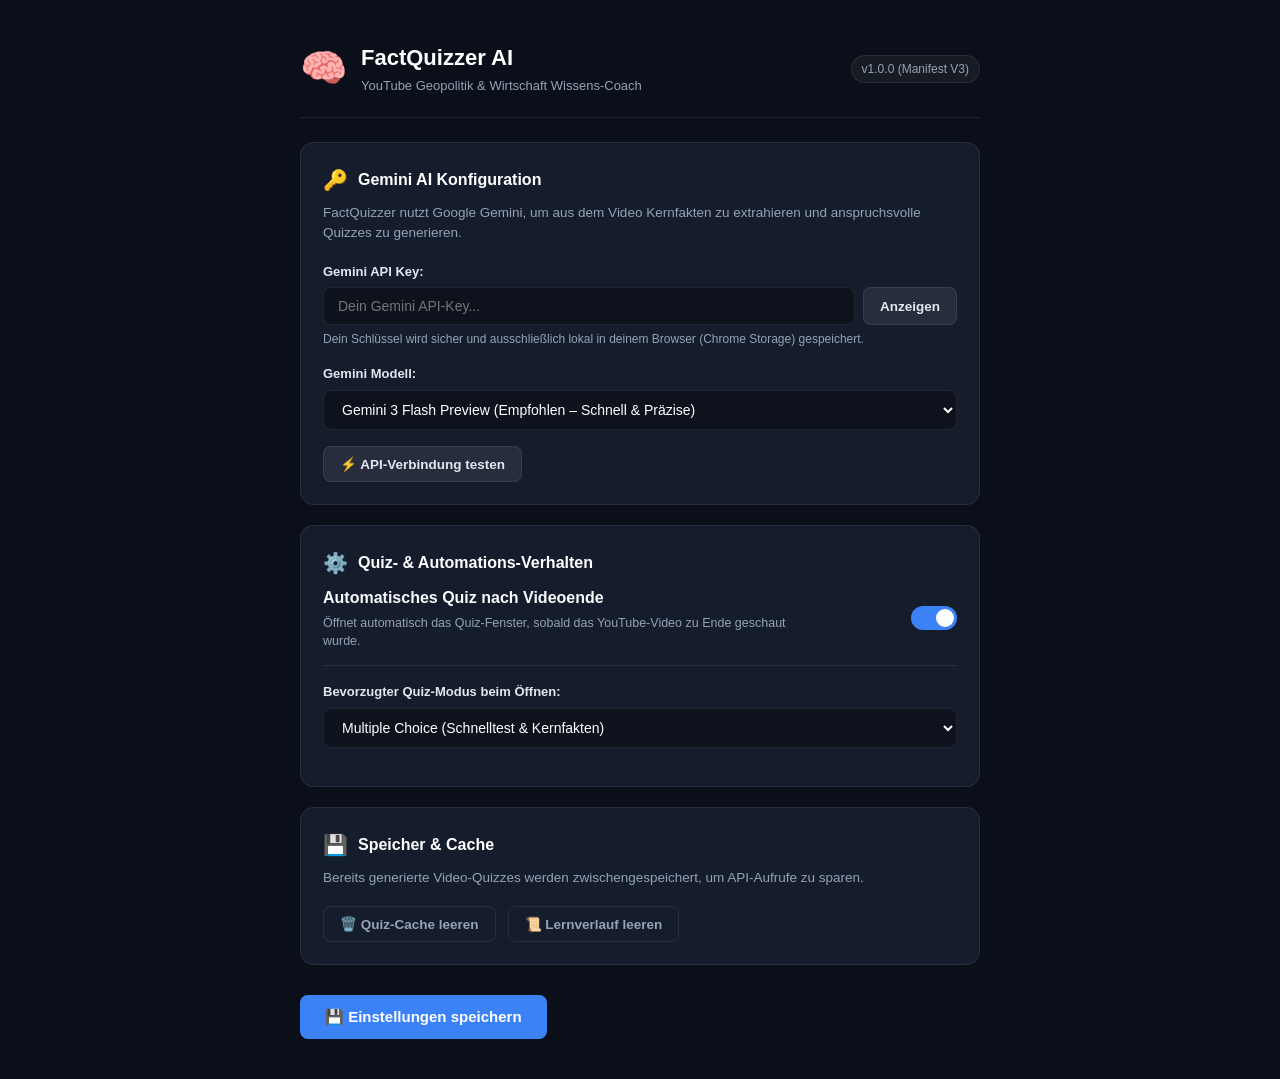
<file: options.html>
<!DOCTYPE html>
<html lang="de">
<head>
  <meta charset="UTF-8">
  <meta name="viewport" content="width=device-width, initial-scale=1.0">
  <title>FactQuizzer AI – Einstellungen</title>
  <link rel="stylesheet" href="options.css">
</head>
<body>
  <div class="options-container">
    <header class="options-header">
      <div class="brand">
        <span class="logo">🧠</span>
        <div>
          <h1>FactQuizzer AI</h1>
          <p>YouTube Geopolitik & Wirtschaft Wissens-Coach</p>
        </div>
      </div>
      <div class="version-tag">v1.0.0 (Manifest V3)</div>
    </header>

    <main class="options-content">
      <!-- Gemini API Settings -->
      <section class="card">
        <div class="card-title">
          <span class="icon">🔑</span>
          <h3>Gemini AI Konfiguration</h3>
        </div>
        <p class="card-desc">FactQuizzer nutzt Google Gemini, um aus dem Video Kernfakten zu extrahieren und anspruchsvolle Quizzes zu generieren.</p>
        
        <div class="form-group">
          <label for="api-key">Gemini API Key:</label>
          <div class="input-with-button">
            <input type="password" id="api-key" placeholder="Dein Gemini API-Key..." spellcheck="false">
            <button id="toggle-key-visibility" class="btn btn-secondary" type="button">Anzeigen</button>
          </div>
          <small class="helper-text">Dein Schlüssel wird sicher und ausschließlich lokal in deinem Browser (Chrome Storage) gespeichert.</small>
        </div>

        <div class="form-group">
          <label for="model-select">Gemini Modell:</label>
          <select id="model-select">
            <option value="gemini-3-flash-preview" selected>Gemini 3 Flash Preview (Empfohlen – Schnell & Präzise)</option>
            <option value="gemini-3.8-flash">Gemini 3.8 Flash</option>
            <option value="gemini-3.5-flash">Gemini 3.5 Flash</option>
          </select>
        </div>

        <div class="test-row">
          <button id="test-connection-btn" class="btn btn-secondary">
            ⚡ API-Verbindung testen
          </button>
          <span id="test-result" class="test-result-box"></span>
        </div>
      </section>

      <!-- Automation & Quiz Preferences -->
      <section class="card">
        <div class="card-title">
          <span class="icon">⚙️</span>
          <h3>Quiz- & Automations-Verhalten</h3>
        </div>

        <div class="toggle-row">
          <div>
            <strong>Automatisches Quiz nach Videoende</strong>
            <p class="toggle-desc">Öffnet automatisch das Quiz-Fenster, sobald das YouTube-Video zu Ende geschaut wurde.</p>
          </div>
          <label class="switch">
            <input type="checkbox" id="auto-open-toggle" checked>
            <span class="slider"></span>
          </label>
        </div>

        <div class="form-group mt-16">
          <label for="default-mode-select">Bevorzugter Quiz-Modus beim Öffnen:</label>
          <select id="default-mode-select">
            <option value="multiple_choice" selected>Multiple Choice (Schnelltest & Kernfakten)</option>
            <option value="open_ended">Stichwörter & Freitext (Schwieriger & Genauere Antworten)</option>
            <option value="facts">Fakten-Dossier (Alle Fakten auf einen Blick)</option>
          </select>
        </div>
      </section>

      <!-- Data Management -->
      <section class="card">
        <div class="card-title">
          <span class="icon">💾</span>
          <h3>Speicher & Cache</h3>
        </div>
        <p class="card-desc">Bereits generierte Video-Quizzes werden zwischengespeichert, um API-Aufrufe zu sparen.</p>

        <div class="button-row">
          <button id="clear-cache-btn" class="btn btn-outline">
            🗑️ Quiz-Cache leeren
          </button>
          <button id="clear-history-btn" class="btn btn-outline">
            📜 Lernverlauf leeren
          </button>
        </div>
      </section>

      <!-- Save Bar -->
      <div class="save-bar">
        <button id="save-settings-btn" class="btn btn-primary btn-large">
          💾 Einstellungen speichern
        </button>
        <span id="save-status" class="save-status"></span>
      </div>
    </main>
  </div>

  <script src="options.js"></script>
</body>
</html>
</file>
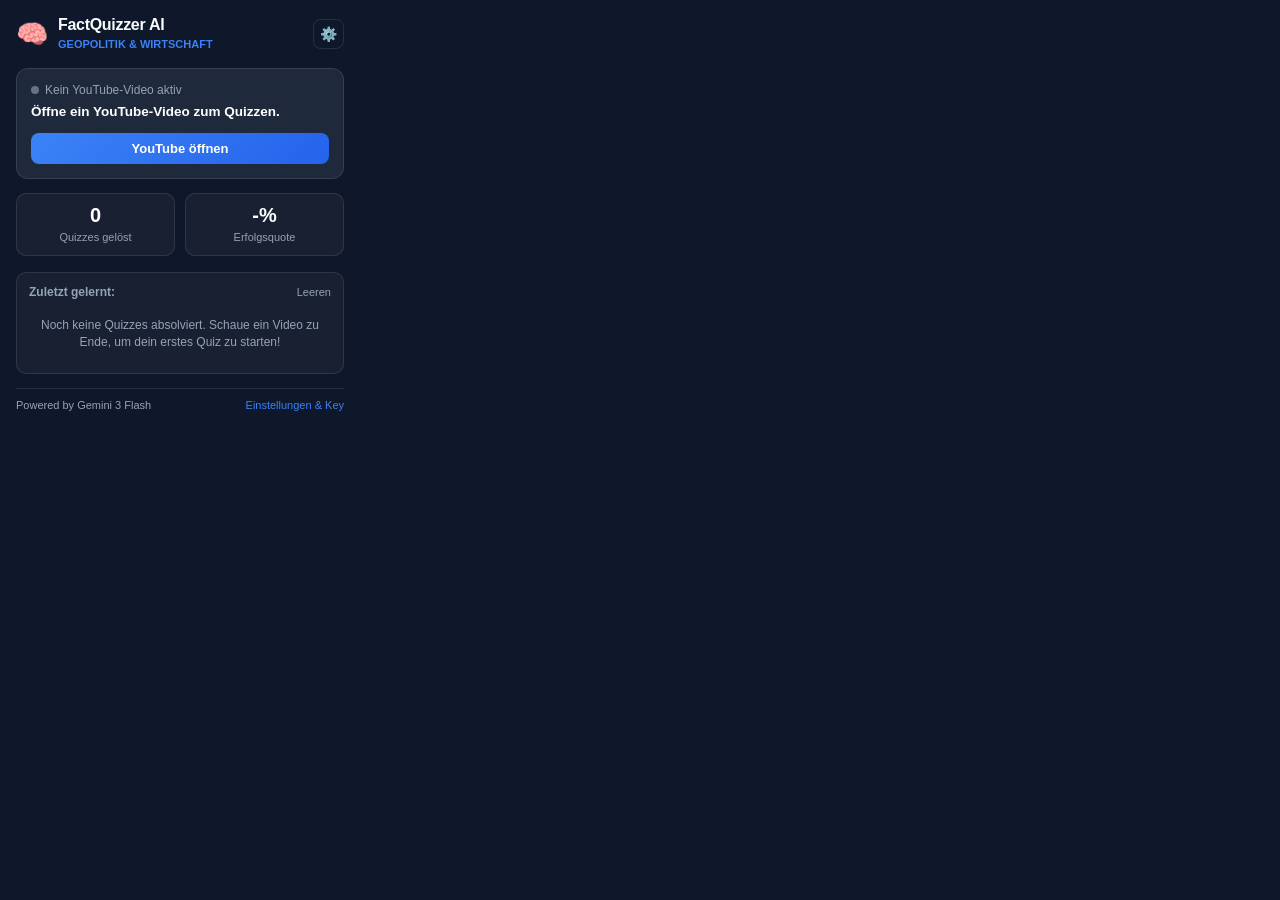
<file: popup.html>
<!DOCTYPE html>
<html lang="de">
<head>
  <meta charset="UTF-8">
  <meta name="viewport" content="width=device-width, initial-scale=1.0">
  <title>YouTube FactQuizzer AI</title>
  <link rel="stylesheet" href="popup.css">
</head>
<body>
  <div class="popup-container">
    <header class="popup-header">
      <div class="logo-group">
        <span class="logo-icon">🧠</span>
        <div>
          <h2>FactQuizzer AI</h2>
          <span class="tagline">Geopolitik & Wirtschaft</span>
        </div>
      </div>
      <button id="open-settings-btn" class="icon-btn" title="Einstellungen">⚙️</button>
    </header>

    <main class="popup-main">
      <!-- Active Video Status -->
      <div id="video-status-card" class="status-card">
        <div class="status-indicator">
          <span id="status-dot" class="dot dot-active"></span>
          <span id="status-text">YouTube-Video erkannt</span>
        </div>
        <h4 id="video-title">Titel wird geladen...</h4>
        <button id="start-quiz-btn" class="btn btn-primary btn-block">
          🧠 Quiz jetzt öffnen
        </button>
      </div>

      <!-- Quick Stats -->
      <div class="stats-grid">
        <div class="stat-box">
          <span class="stat-num" id="total-quizzes">0</span>
          <span class="stat-lbl">Quizzes gelöst</span>
        </div>
        <div class="stat-box">
          <span class="stat-num" id="avg-score">-%</span>
          <span class="stat-lbl">Erfolgsquote</span>
        </div>
      </div>

      <!-- Recent Topics / History Preview -->
      <div class="history-section">
        <div class="section-header">
          <span>Zuletzt gelernt:</span>
          <button id="clear-history-btn" class="text-link">Leeren</button>
        </div>
        <div id="history-list" class="history-list">
          <div class="empty-hint">Noch keine Quizzes absolviert. Schaue ein Video zu Ende, um dein erstes Quiz zu starten!</div>
        </div>
      </div>
    </main>

    <footer class="popup-footer">
      <span>Powered by Gemini 3 Flash</span>
      <a href="#" id="options-link">Einstellungen & Key</a>
    </footer>
  </div>

  <script src="popup.js"></script>
</body>
</html>
</file>
<file: options.css>
/* options.css */
:root {
  --bg-page: #0b0f19;
  --bg-card: #151c2c;
  --border: rgba(255, 255, 255, 0.08);
  --border-focus: #3b82f6;
  --text-main: #f8fafc;
  --text-muted: #94a3b8;
  --primary: #3b82f6;
  --primary-hover: #2563eb;
  --success: #10b981;
  --danger: #ef4444;
}

body {
  margin: 0;
  padding: 0;
  background-color: var(--bg-page);
  color: var(--text-main);
  font-family: -apple-system, BlinkMacSystemFont, "Segoe UI", Roboto, Helvetica, Arial, sans-serif;
  line-height: 1.5;
}

.options-container {
  max-width: 680px;
  margin: 40px auto;
  padding: 0 20px;
}

.options-header {
  display: flex;
  justify-content: space-between;
  align-items: center;
  margin-bottom: 24px;
  border-bottom: 1px solid var(--border);
  padding-bottom: 20px;
}

.brand {
  display: flex;
  align-items: center;
  gap: 14px;
}

.logo {
  font-size: 38px;
}

.brand h1 {
  margin: 0;
  font-size: 22px;
  font-weight: 700;
  color: #fff;
}

.brand p {
  margin: 2px 0 0 0;
  font-size: 13px;
  color: var(--text-muted);
}

.version-tag {
  font-size: 12px;
  padding: 4px 10px;
  background: rgba(255, 255, 255, 0.05);
  border: 1px solid var(--border);
  border-radius: 20px;
  color: var(--text-muted);
}

.card {
  background: var(--bg-card);
  border: 1px solid var(--border);
  border-radius: 14px;
  padding: 22px;
  margin-bottom: 20px;
}

.card-title {
  display: flex;
  align-items: center;
  gap: 10px;
  margin-bottom: 8px;
}

.card-title .icon {
  font-size: 20px;
}

.card-title h3 {
  margin: 0;
  font-size: 16px;
  color: #fff;
}

.card-desc {
  margin: 0 0 18px 0;
  font-size: 13.5px;
  color: var(--text-muted);
}

.form-group {
  margin-bottom: 16px;
}

.form-group label {
  display: block;
  font-size: 13px;
  font-weight: 600;
  margin-bottom: 6px;
  color: #e2e8f0;
}

input[type="text"],
input[type="password"],
select {
  width: 100%;
  padding: 10px 14px;
  background: rgba(0, 0, 0, 0.35);
  border: 1px solid var(--border);
  border-radius: 8px;
  color: #fff;
  font-size: 14px;
  box-sizing: border-box;
  outline: none;
  transition: border-color 0.2s;
}

input:focus, select:focus {
  border-color: var(--border-focus);
}

.input-with-button {
  display: flex;
  gap: 8px;
}

.input-with-button input {
  flex: 1;
}

.helper-text {
  display: block;
  font-size: 12px;
  color: var(--text-muted);
  margin-top: 5px;
}

.test-row {
  display: flex;
  align-items: center;
  gap: 12px;
  margin-top: 14px;
}

.test-result-box {
  font-size: 13px;
  font-weight: 500;
}

.test-result-box.success {
  color: var(--success);
}

.test-result-box.error {
  color: var(--danger);
}

.toggle-row {
  display: flex;
  justify-content: space-between;
  align-items: center;
  padding-bottom: 14px;
  border-bottom: 1px solid var(--border);
}

.toggle-desc {
  margin: 4px 0 0 0;
  font-size: 12.5px;
  color: var(--text-muted);
  max-width: 480px;
}

/* Switch */
.switch {
  position: relative;
  display: inline-block;
  width: 46px;
  height: 24px;
  flex-shrink: 0;
}
.switch input {
  opacity: 0;
  width: 0;
  height: 0;
}
.slider {
  position: absolute;
  cursor: pointer;
  top: 0; left: 0; right: 0; bottom: 0;
  background-color: #334155;
  transition: .3s;
  border-radius: 24px;
}
.slider:before {
  position: absolute;
  content: "";
  height: 18px;
  width: 18px;
  left: 3px;
  bottom: 3px;
  background-color: white;
  transition: .3s;
  border-radius: 50%;
}
input:checked + .slider {
  background-color: var(--primary);
}
input:checked + .slider:before {
  transform: translateX(22px);
}

.mt-16 {
  margin-top: 16px;
}

.button-row {
  display: flex;
  gap: 12px;
}

/* Buttons */
.btn {
  display: inline-flex;
  align-items: center;
  justify-content: center;
  gap: 6px;
  padding: 9px 16px;
  border-radius: 8px;
  font-size: 13.5px;
  font-weight: 600;
  cursor: pointer;
  border: 1px solid transparent;
  transition: all 0.15s;
}

.btn-primary {
  background: var(--primary);
  color: #fff;
}
.btn-primary:hover {
  background: var(--primary-hover);
}

.btn-secondary {
  background: rgba(255, 255, 255, 0.08);
  border-color: var(--border);
  color: #e2e8f0;
}
.btn-secondary:hover {
  background: rgba(255, 255, 255, 0.14);
}

.btn-outline {
  background: transparent;
  border-color: var(--border);
  color: var(--text-muted);
}
.btn-outline:hover {
  color: #fff;
  border-color: rgba(255, 255, 255, 0.25);
}

.btn-large {
  padding: 12px 24px;
  font-size: 15px;
}

.save-bar {
  display: flex;
  align-items: center;
  gap: 16px;
  margin-top: 30px;
}

.save-status {
  font-size: 14px;
  font-weight: 500;
  color: var(--success);
}
</file>
<file: popup.css>
/* popup.css */
:root {
  --bg-primary: #0f172a;
  --bg-secondary: #1e293b;
  --bg-card: rgba(255, 255, 255, 0.04);
  --border: rgba(255, 255, 255, 0.1);
  --text-main: #f8fafc;
  --text-muted: #94a3b8;
  --accent-blue: #3b82f6;
  --accent-green: #10b981;
}

body {
  margin: 0;
  padding: 0;
  width: 360px;
  background-color: var(--bg-primary);
  color: var(--text-main);
  font-family: -apple-system, BlinkMacSystemFont, "Segoe UI", Roboto, sans-serif;
  box-sizing: border-box;
}

.popup-container {
  padding: 16px;
}

.popup-header {
  display: flex;
  justify-content: space-between;
  align-items: center;
  margin-bottom: 16px;
}

.logo-group {
  display: flex;
  align-items: center;
  gap: 10px;
}

.logo-icon {
  font-size: 26px;
}

.logo-group h2 {
  margin: 0;
  font-size: 16px;
  font-weight: 700;
  letter-spacing: -0.3px;
}

.tagline {
  font-size: 11px;
  color: var(--accent-blue);
  font-weight: 600;
  text-transform: uppercase;
}

.icon-btn {
  background: transparent;
  border: 1px solid var(--border);
  border-radius: 8px;
  padding: 6px;
  cursor: pointer;
  color: var(--text-muted);
  font-size: 14px;
}
.icon-btn:hover {
  background: var(--border);
}

.status-card {
  background: var(--bg-secondary);
  border: 1px solid var(--border);
  border-radius: 12px;
  padding: 14px;
  margin-bottom: 14px;
}

.status-indicator {
  display: flex;
  align-items: center;
  gap: 6px;
  font-size: 12px;
  color: var(--text-muted);
  margin-bottom: 6px;
}

.dot {
  width: 8px;
  height: 8px;
  border-radius: 50%;
}
.dot-active {
  background: #10b981;
  box-shadow: 0 0 8px #10b981;
}
.dot-inactive {
  background: #64748b;
}

.status-card h4 {
  margin: 0 0 12px 0;
  font-size: 13.5px;
  line-height: 1.35;
  white-space: nowrap;
  overflow: hidden;
  text-overflow: ellipsis;
  color: #fff;
}

.btn {
  display: inline-flex;
  align-items: center;
  justify-content: center;
  gap: 6px;
  padding: 8px 14px;
  border-radius: 8px;
  font-size: 13px;
  font-weight: 600;
  cursor: pointer;
  border: none;
  transition: all 0.15s ease;
}

.btn-block {
  width: 100%;
}

.btn-primary {
  background: linear-gradient(135deg, #3b82f6, #2563eb);
  color: #fff;
}
.btn-primary:hover:not(:disabled) {
  opacity: 0.95;
}
.btn-primary:disabled {
  opacity: 0.45;
  cursor: not-allowed;
}

.stats-grid {
  display: grid;
  grid-template-columns: 1fr 1fr;
  gap: 10px;
  margin-bottom: 16px;
}

.stat-box {
  background: var(--bg-card);
  border: 1px solid var(--border);
  border-radius: 10px;
  padding: 10px;
  text-align: center;
}

.stat-num {
  display: block;
  font-size: 20px;
  font-weight: 800;
  color: #fff;
}

.stat-lbl {
  font-size: 11px;
  color: var(--text-muted);
}

.history-section {
  background: var(--bg-card);
  border: 1px solid var(--border);
  border-radius: 10px;
  padding: 12px;
  margin-bottom: 14px;
}

.section-header {
  display: flex;
  justify-content: space-between;
  align-items: center;
  font-size: 12px;
  font-weight: 600;
  color: var(--text-muted);
  margin-bottom: 8px;
}

.text-link {
  background: none;
  border: none;
  color: var(--text-muted);
  font-size: 11px;
  cursor: pointer;
  padding: 0;
}
.text-link:hover {
  color: #ef4444;
}

.history-list {
  max-height: 120px;
  overflow-y: auto;
  display: flex;
  flex-direction: column;
  gap: 6px;
}

.empty-hint {
  font-size: 12px;
  color: var(--text-muted);
  text-align: center;
  padding: 10px 0;
  line-height: 1.4;
}

.history-item {
  display: flex;
  justify-content: space-between;
  align-items: center;
  font-size: 12px;
  padding: 6px 8px;
  background: rgba(255, 255, 255, 0.03);
  border-radius: 6px;
}

.h-title {
  max-width: 220px;
  white-space: nowrap;
  overflow: hidden;
  text-overflow: ellipsis;
  color: #cbd5e1;
}

.h-score {
  font-weight: 700;
  color: #10b981;
}

.popup-footer {
  display: flex;
  justify-content: space-between;
  align-items: center;
  font-size: 11px;
  color: var(--text-muted);
  border-top: 1px solid var(--border);
  padding-top: 10px;
}

.popup-footer a {
  color: var(--accent-blue);
  text-decoration: none;
}
.popup-footer a:hover {
  text-decoration: underline;
}
</file>
